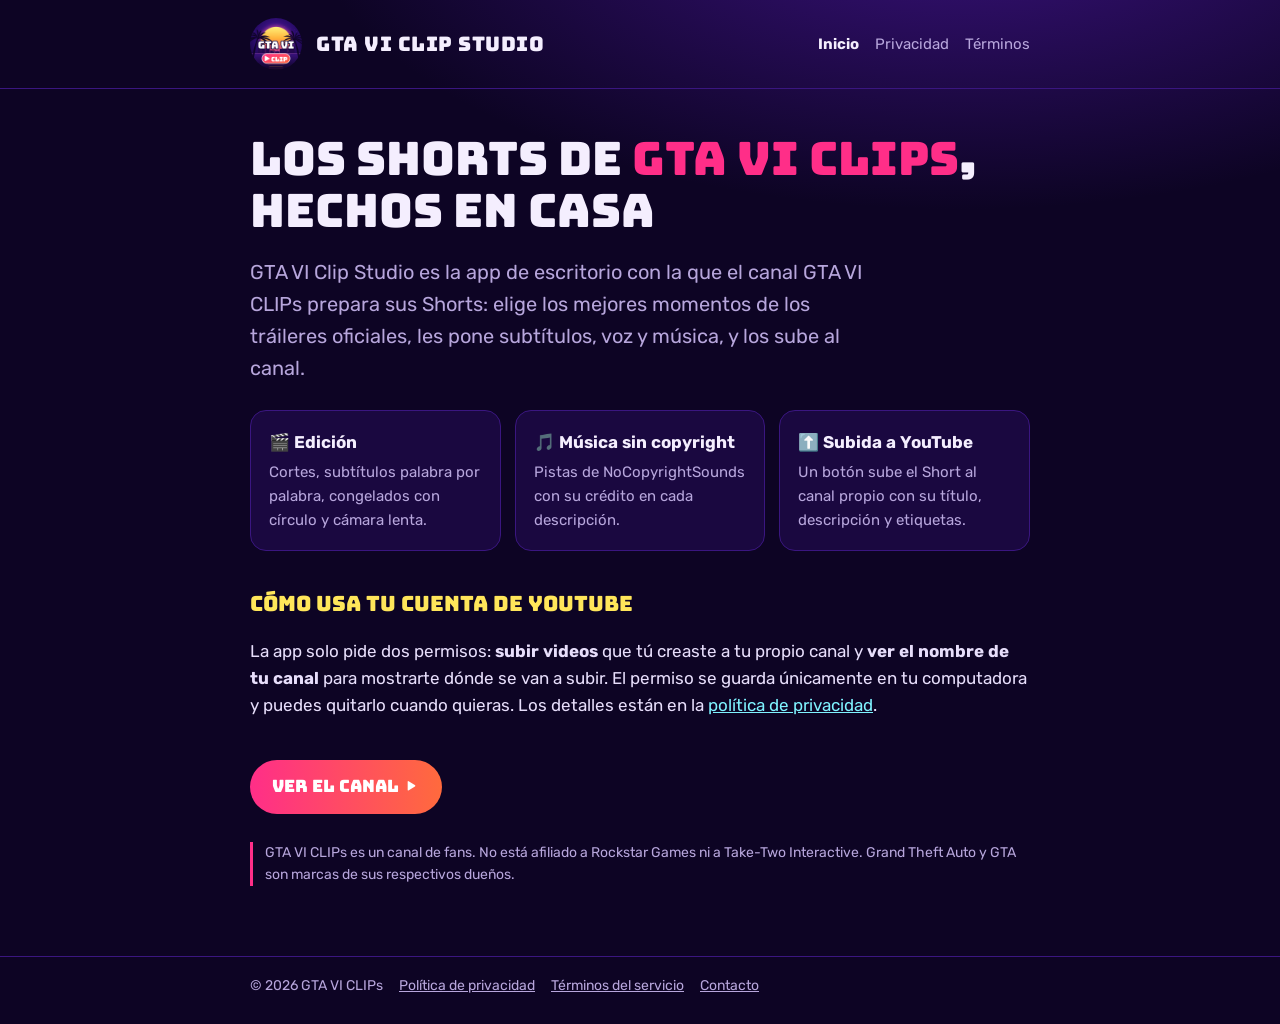
<file: index.html>
<!doctype html>
<html lang="es">
<head>
<meta charset="utf-8">
<meta name="viewport" content="width=device-width, initial-scale=1">
<title>GTA VI Clip Studio</title>
<meta name="description" content="GTA VI Clip Studio: la herramienta con la que el canal GTA VI CLIPs prepara y sube sus Shorts.">
<link rel="icon" href="favicon.png">
<link rel="preconnect" href="https://fonts.googleapis.com">
<link rel="preconnect" href="https://fonts.gstatic.com" crossorigin>
<link href="https://fonts.googleapis.com/css2?family=Bungee&family=Rubik:wght@400;700&display=swap" rel="stylesheet">
<link rel="stylesheet" href="estilo.css">
</head>
<body>
<header><div class="envoltura">
  <img src="logo.png" alt="Logo de GTA VI CLIPs">
  <a class="marca" href="./">GTA VI Clip Studio</a>
  <nav><a href="./" aria-current="page">Inicio</a><a href="privacidad.html">Privacidad</a><a href="terminos.html">Términos</a></nav>
</div></header>

<main><div class="envoltura">
  <h1>Los Shorts de <span class="rosa">GTA VI CLIPs</span>, hechos en casa</h1>
  <p class="lead">GTA VI Clip Studio es la app de escritorio con la que el canal GTA VI CLIPs prepara sus Shorts:
    elige los mejores momentos de los tráileres oficiales, les pone subtítulos, voz y música, y los sube al canal.</p>

  <div class="tarjetas">
    <div class="tarjeta"><b>🎬 Edición</b><p>Cortes, subtítulos palabra por palabra, congelados con círculo y cámara lenta.</p></div>
    <div class="tarjeta"><b>🎵 Música sin copyright</b><p>Pistas de NoCopyrightSounds con su crédito en cada descripción.</p></div>
    <div class="tarjeta"><b>⬆️ Subida a YouTube</b><p>Un botón sube el Short al canal propio con su título, descripción y etiquetas.</p></div>
  </div>

  <h2>Cómo usa tu cuenta de YouTube</h2>
  <p>La app solo pide dos permisos: <b>subir videos</b> que tú creaste a tu propio canal y <b>ver el nombre de tu canal</b>
    para mostrarte dónde se van a subir. El permiso se guarda únicamente en tu computadora y puedes quitarlo cuando
    quieras. Los detalles están en la <a href="privacidad.html">política de privacidad</a>.</p>

  <a class="boton" href="https://www.youtube.com/channel/UCesIux3YnGpZfC4HwPd-CIw" target="_blank" rel="noopener">Ver el canal ▶</a>

  <p class="aviso">GTA VI CLIPs es un canal de fans. No está afiliado a Rockstar Games ni a Take-Two Interactive.
    Grand Theft Auto y GTA son marcas de sus respectivos dueños.</p>
</div></main>

<footer><div class="envoltura">
  <span>© 2026 GTA VI CLIPs</span>
  <a href="privacidad.html">Política de privacidad</a>
  <a href="terminos.html">Términos del servicio</a>
  <a href="https://github.com/CrizSilvestre/gta-vi-clip/issues" target="_blank" rel="noopener">Contacto</a>
</div></footer>
</body>
</html>
</file>
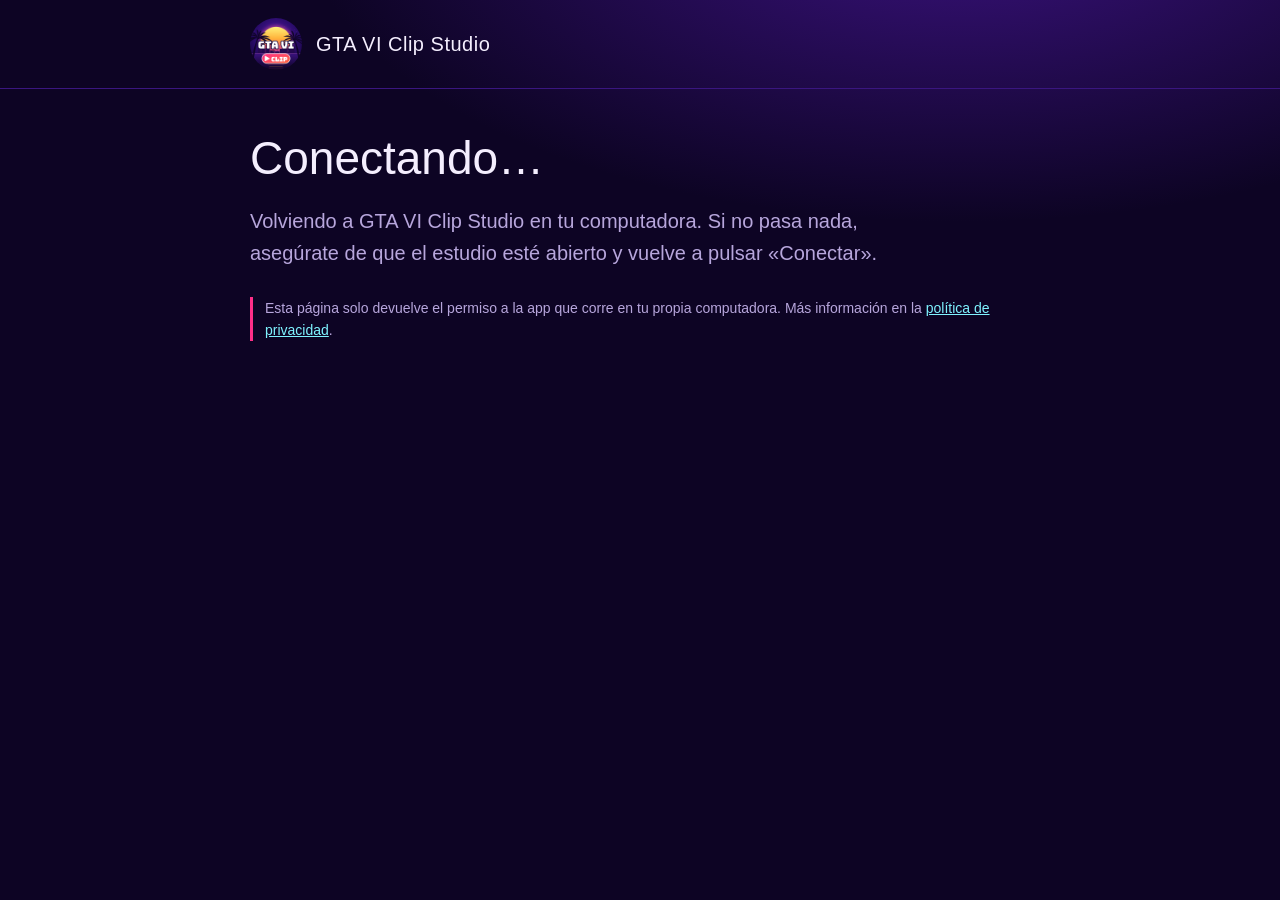
<file: conectar.html>
<!doctype html>
<html lang="es">
<head>
<meta charset="utf-8">
<meta name="viewport" content="width=device-width, initial-scale=1">
<meta name="robots" content="noindex">
<title>Conectando · GTA VI Clip Studio</title>
<link rel="icon" href="favicon.png">
<link rel="stylesheet" href="estilo.css">
<script>
  // Página puente: TikTok e Instagram exigen una dirección https para volver después de dar el permiso.
  // Esta página solo reenvía ese regreso al estudio que corre en la propia computadora del usuario.
  // No guarda ni envía nada a ningún otro sitio.
  (function () {
    var q = location.search || "";
    if (/[?&]state=(tt|ig)-/.test(q)) {
      location.replace("http://127.0.0.1:8765/oauth" + q);
    }
  })();
</script>
</head>
<body>
<header><div class="envoltura">
  <img src="logo.png" alt="Logo de GTA VI CLIPs">
  <a class="marca" href="./">GTA VI Clip Studio</a>
</div></header>
<main><div class="envoltura">
  <h1>Conectando…</h1>
  <p class="lead">Volviendo a GTA VI Clip Studio en tu computadora. Si no pasa nada, asegúrate de que el estudio
    esté abierto y vuelve a pulsar «Conectar».</p>
  <p class="aviso">Esta página solo devuelve el permiso a la app que corre en tu propia computadora. Más información
    en la <a href="privacidad.html">política de privacidad</a>.</p>
</div></main>
</body>
</html>
</file>
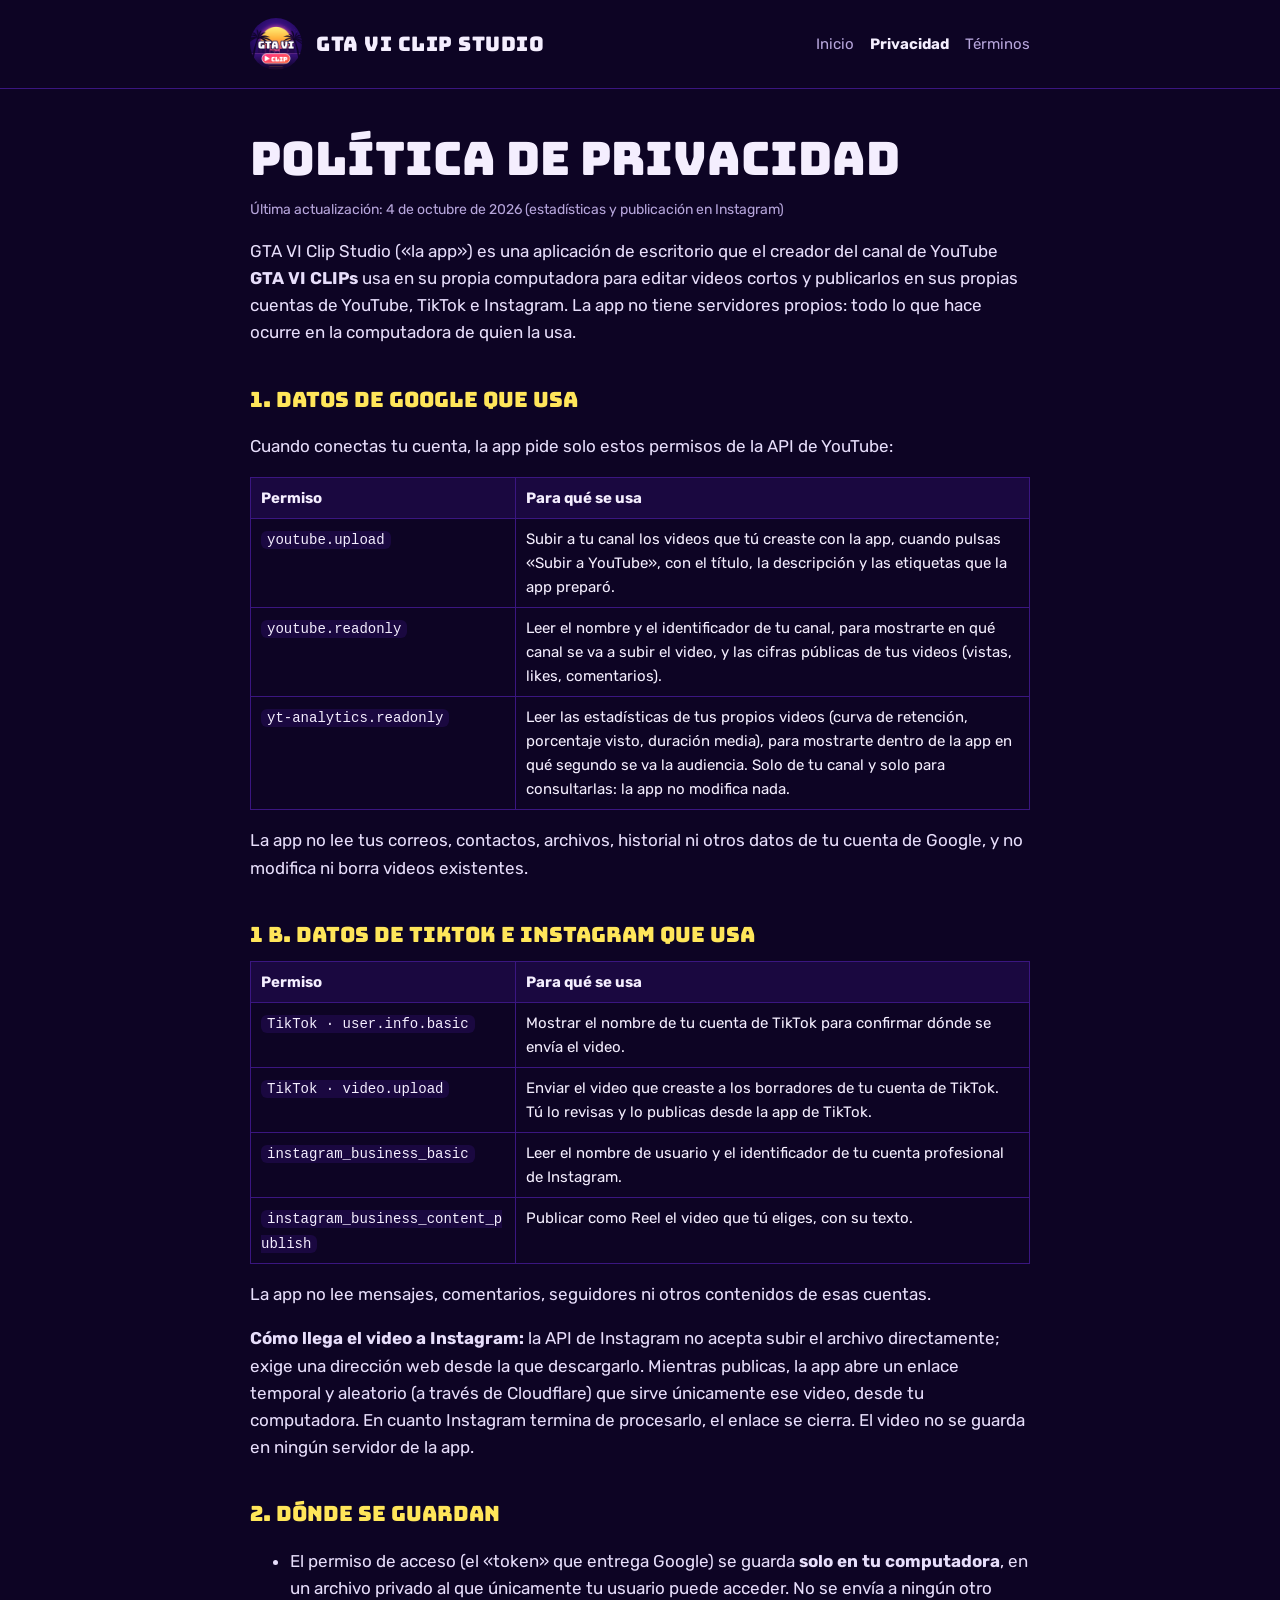
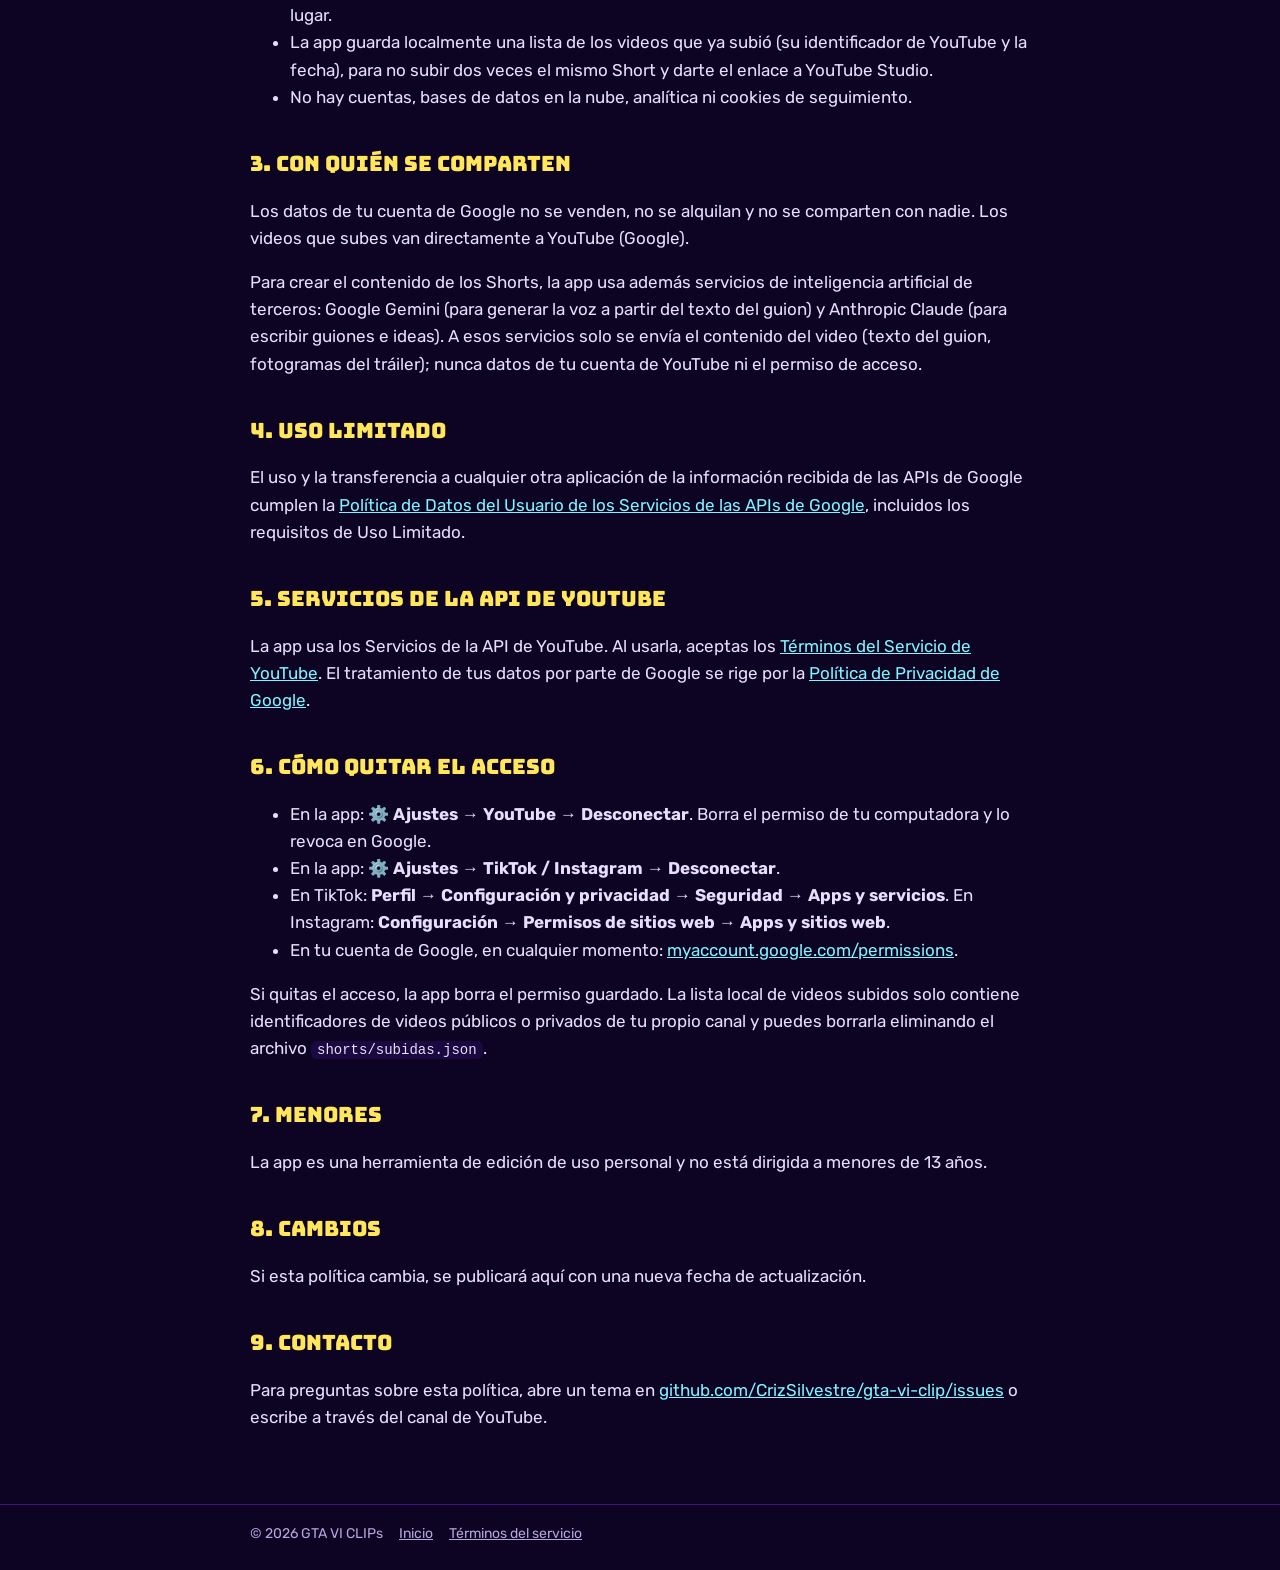
<file: privacidad.html>
<!doctype html>
<html lang="es">
<head>
<meta charset="utf-8">
<meta name="viewport" content="width=device-width, initial-scale=1">
<title>Privacidad · GTA VI Clip Studio</title>
<meta name="description" content="Política de privacidad de GTA VI Clip Studio: qué datos de Google, TikTok e Instagram usa, cómo se guardan y cómo revocar el acceso.">
<link rel="icon" href="favicon.png">
<link rel="preconnect" href="https://fonts.googleapis.com">
<link rel="preconnect" href="https://fonts.gstatic.com" crossorigin>
<link href="https://fonts.googleapis.com/css2?family=Bungee&family=Rubik:wght@400;700&display=swap" rel="stylesheet">
<link rel="stylesheet" href="estilo.css">
</head>
<body>
<header><div class="envoltura">
  <img src="logo.png" alt="Logo de GTA VI CLIPs">
  <a class="marca" href="./">GTA VI Clip Studio</a>
  <nav><a href="./">Inicio</a><a href="privacidad.html" aria-current="page">Privacidad</a><a href="terminos.html">Términos</a></nav>
</div></header>

<main><div class="envoltura">
  <h1>Política de privacidad</h1>
  <p class="fecha">Última actualización: 4 de octubre de 2026 (estadísticas y publicación en Instagram)</p>

  <p>GTA VI Clip Studio («la app») es una aplicación de escritorio que el creador del canal de YouTube
    <b>GTA VI CLIPs</b> usa en su propia computadora para editar videos cortos y publicarlos en sus propias cuentas de
    YouTube, TikTok e Instagram. La app no tiene
    servidores propios: todo lo que hace ocurre en la computadora de quien la usa.</p>

  <h2>1. Datos de Google que usa</h2>
  <p>Cuando conectas tu cuenta, la app pide solo estos permisos de la API de YouTube:</p>
  <table>
    <tr><th>Permiso</th><th>Para qué se usa</th></tr>
    <tr><td><code>youtube.upload</code></td><td>Subir a tu canal los videos que tú creaste con la app, cuando pulsas
      «Subir a YouTube», con el título, la descripción y las etiquetas que la app preparó.</td></tr>
    <tr><td><code>youtube.readonly</code></td><td>Leer el nombre y el identificador de tu canal, para mostrarte en qué
      canal se va a subir el video, y las cifras públicas de tus videos (vistas, likes, comentarios).</td></tr>
    <tr><td><code>yt-analytics.readonly</code></td><td>Leer las estadísticas de tus propios videos (curva de retención,
      porcentaje visto, duración media), para mostrarte dentro de la app en qué segundo se va la audiencia. Solo de tu
      canal y solo para consultarlas: la app no modifica nada.</td></tr>
  </table>
  <p>La app no lee tus correos, contactos, archivos, historial ni otros datos de tu cuenta de Google, y no
    modifica ni borra videos existentes.</p>

  <h2>1 b. Datos de TikTok e Instagram que usa</h2>
  <table>
    <tr><th>Permiso</th><th>Para qué se usa</th></tr>
    <tr><td><code>TikTok · user.info.basic</code></td><td>Mostrar el nombre de tu cuenta de TikTok para confirmar dónde
      se envía el video.</td></tr>
    <tr><td><code>TikTok · video.upload</code></td><td>Enviar el video que creaste a los borradores de tu cuenta de TikTok.
      Tú lo revisas y lo publicas desde la app de TikTok.</td></tr>
    <tr><td><code>instagram_business_basic</code></td><td>Leer el nombre de usuario y el identificador de tu cuenta
      profesional de Instagram.</td></tr>
    <tr><td><code>instagram_business_content_publish</code></td><td>Publicar como Reel el video que tú eliges, con su
      texto.</td></tr>
  </table>
  <p>La app no lee mensajes, comentarios, seguidores ni otros contenidos de esas cuentas.</p>
  <p><b>Cómo llega el video a Instagram:</b> la API de Instagram no acepta subir el archivo directamente; exige una
    dirección web desde la que descargarlo. Mientras publicas, la app abre un enlace temporal y aleatorio (a través de
    Cloudflare) que sirve únicamente ese video, desde tu computadora. En cuanto Instagram termina de procesarlo, el
    enlace se cierra. El video no se guarda en ningún servidor de la app.</p>

  <h2>2. Dónde se guardan</h2>
  <ul>
    <li>El permiso de acceso (el «token» que entrega Google) se guarda <b>solo en tu computadora</b>, en un archivo
      privado al que únicamente tu usuario puede acceder. No se envía a ningún otro lugar.</li>
    <li>La app guarda localmente una lista de los videos que ya subió (su identificador de YouTube y la fecha), para
      no subir dos veces el mismo Short y darte el enlace a YouTube Studio.</li>
    <li>No hay cuentas, bases de datos en la nube, analítica ni cookies de seguimiento.</li>
  </ul>

  <h2>3. Con quién se comparten</h2>
  <p>Los datos de tu cuenta de Google no se venden, no se alquilan y no se comparten con nadie. Los videos que subes
    van directamente a YouTube (Google).</p>
  <p>Para crear el contenido de los Shorts, la app usa además servicios de inteligencia artificial de terceros:
    Google Gemini (para generar la voz a partir del texto del guion) y Anthropic Claude (para escribir guiones e
    ideas). A esos servicios solo se envía el contenido del video (texto del guion, fotogramas del tráiler); nunca
    datos de tu cuenta de YouTube ni el permiso de acceso.</p>

  <h2>4. Uso limitado</h2>
  <p>El uso y la transferencia a cualquier otra aplicación de la información recibida de las APIs de Google cumplen
    la <a href="https://developers.google.com/terms/api-services-user-data-policy" target="_blank" rel="noopener">Política
    de Datos del Usuario de los Servicios de las APIs de Google</a>, incluidos los requisitos de Uso Limitado.</p>

  <h2>5. Servicios de la API de YouTube</h2>
  <p>La app usa los Servicios de la API de YouTube. Al usarla, aceptas los
    <a href="https://www.youtube.com/t/terms" target="_blank" rel="noopener">Términos del Servicio de YouTube</a>.
    El tratamiento de tus datos por parte de Google se rige por la
    <a href="https://policies.google.com/privacy" target="_blank" rel="noopener">Política de Privacidad de Google</a>.</p>

  <h2>6. Cómo quitar el acceso</h2>
  <ul>
    <li>En la app: <b>⚙️ Ajustes → YouTube → Desconectar</b>. Borra el permiso de tu computadora y lo revoca en Google.</li>
    <li>En la app: <b>⚙️ Ajustes → TikTok / Instagram → Desconectar</b>.</li>
    <li>En TikTok: <b>Perfil → Configuración y privacidad → Seguridad → Apps y servicios</b>. En Instagram:
      <b>Configuración → Permisos de sitios web → Apps y sitios web</b>.</li>
    <li>En tu cuenta de Google, en cualquier momento:
      <a href="https://myaccount.google.com/permissions" target="_blank" rel="noopener">myaccount.google.com/permissions</a>.</li>
  </ul>
  <p>Si quitas el acceso, la app borra el permiso guardado. La lista local de videos subidos solo contiene
    identificadores de videos públicos o privados de tu propio canal y puedes borrarla eliminando el archivo
    <code>shorts/subidas.json</code>.</p>

  <h2>7. Menores</h2>
  <p>La app es una herramienta de edición de uso personal y no está dirigida a menores de 13 años.</p>

  <h2>8. Cambios</h2>
  <p>Si esta política cambia, se publicará aquí con una nueva fecha de actualización.</p>

  <h2>9. Contacto</h2>
  <p>Para preguntas sobre esta política, abre un tema en
    <a href="https://github.com/CrizSilvestre/gta-vi-clip/issues" target="_blank" rel="noopener">github.com/CrizSilvestre/gta-vi-clip/issues</a>
    o escribe a través del canal de YouTube.</p>
</div></main>

<footer><div class="envoltura">
  <span>© 2026 GTA VI CLIPs</span>
  <a href="./">Inicio</a>
  <a href="terminos.html">Términos del servicio</a>
</div></footer>
</body>
</html>
</file>
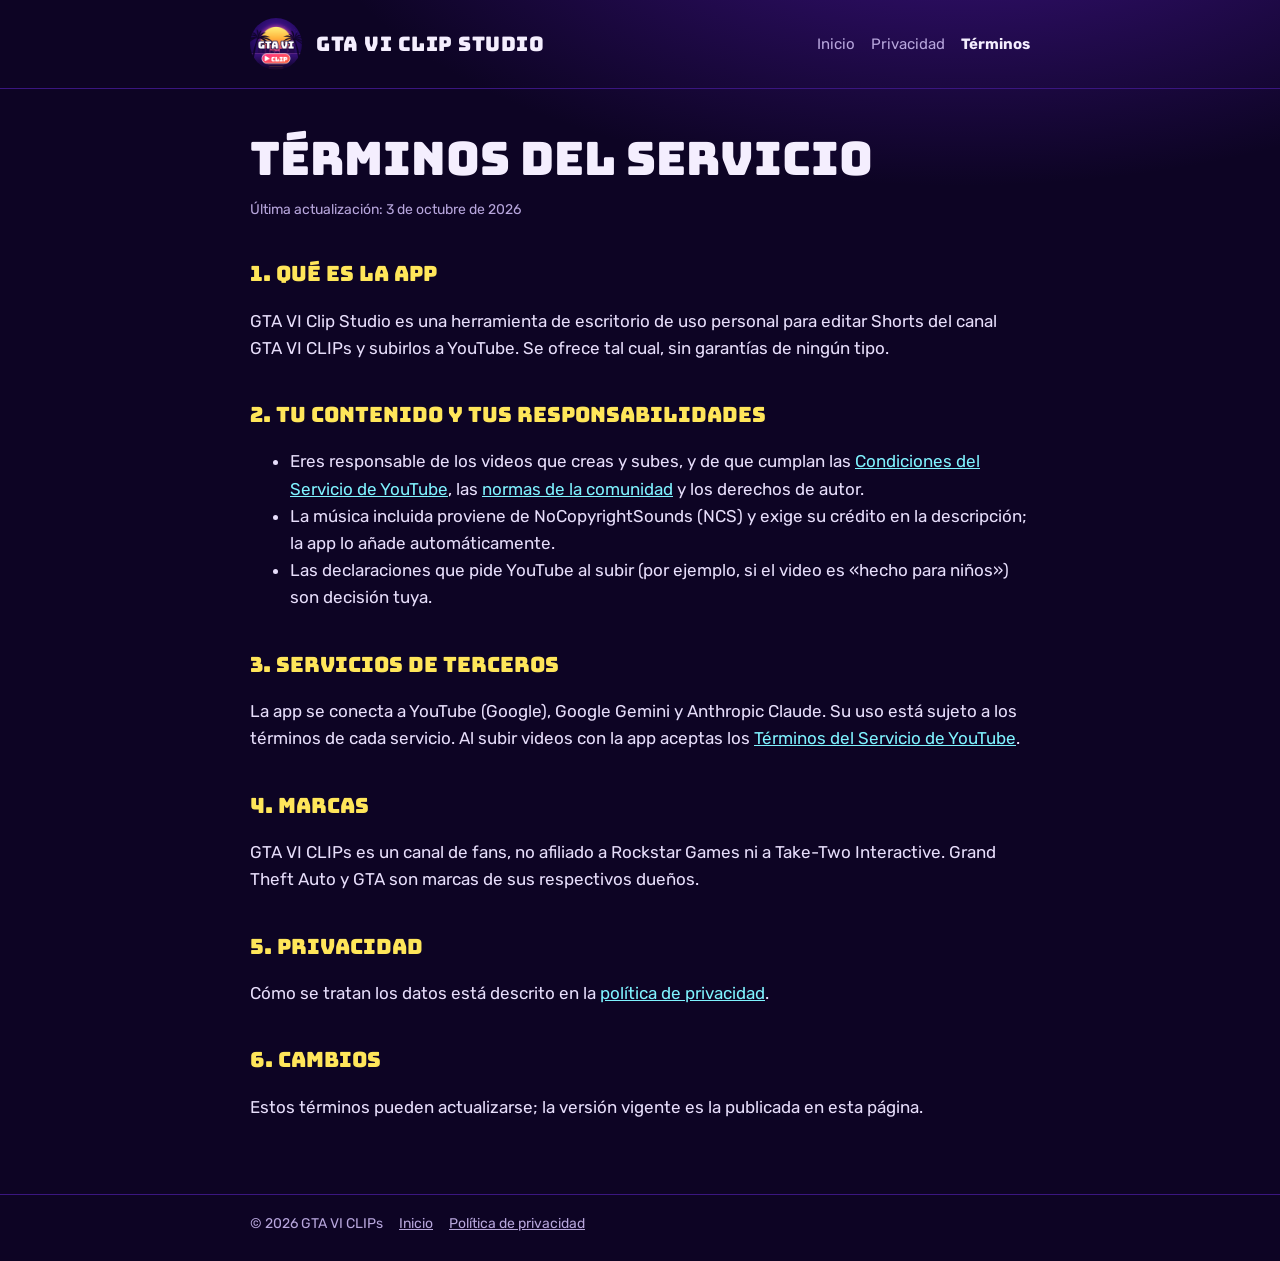
<file: terminos.html>
<!doctype html>
<html lang="es">
<head>
<meta charset="utf-8">
<meta name="viewport" content="width=device-width, initial-scale=1">
<title>Términos · GTA VI Clip Studio</title>
<meta name="description" content="Términos del servicio de GTA VI Clip Studio.">
<link rel="icon" href="favicon.png">
<link rel="preconnect" href="https://fonts.googleapis.com">
<link rel="preconnect" href="https://fonts.gstatic.com" crossorigin>
<link href="https://fonts.googleapis.com/css2?family=Bungee&family=Rubik:wght@400;700&display=swap" rel="stylesheet">
<link rel="stylesheet" href="estilo.css">
</head>
<body>
<header><div class="envoltura">
  <img src="logo.png" alt="Logo de GTA VI CLIPs">
  <a class="marca" href="./">GTA VI Clip Studio</a>
  <nav><a href="./">Inicio</a><a href="privacidad.html">Privacidad</a><a href="terminos.html" aria-current="page">Términos</a></nav>
</div></header>

<main><div class="envoltura">
  <h1>Términos del servicio</h1>
  <p class="fecha">Última actualización: 3 de octubre de 2026</p>

  <h2>1. Qué es la app</h2>
  <p>GTA VI Clip Studio es una herramienta de escritorio de uso personal para editar Shorts del canal GTA VI CLIPs y
    subirlos a YouTube. Se ofrece tal cual, sin garantías de ningún tipo.</p>

  <h2>2. Tu contenido y tus responsabilidades</h2>
  <ul>
    <li>Eres responsable de los videos que creas y subes, y de que cumplan las
      <a href="https://www.youtube.com/t/terms" target="_blank" rel="noopener">Condiciones del Servicio de YouTube</a>,
      las <a href="https://www.youtube.com/howyoutubeworks/policies/community-guidelines/" target="_blank" rel="noopener">normas
      de la comunidad</a> y los derechos de autor.</li>
    <li>La música incluida proviene de NoCopyrightSounds (NCS) y exige su crédito en la descripción; la app lo añade
      automáticamente.</li>
    <li>Las declaraciones que pide YouTube al subir (por ejemplo, si el video es «hecho para niños») son decisión tuya.</li>
  </ul>

  <h2>3. Servicios de terceros</h2>
  <p>La app se conecta a YouTube (Google), Google Gemini y Anthropic Claude. Su uso está sujeto a los términos de
    cada servicio. Al subir videos con la app aceptas los
    <a href="https://www.youtube.com/t/terms" target="_blank" rel="noopener">Términos del Servicio de YouTube</a>.</p>

  <h2>4. Marcas</h2>
  <p>GTA VI CLIPs es un canal de fans, no afiliado a Rockstar Games ni a Take-Two Interactive. Grand Theft Auto y GTA
    son marcas de sus respectivos dueños.</p>

  <h2>5. Privacidad</h2>
  <p>Cómo se tratan los datos está descrito en la <a href="privacidad.html">política de privacidad</a>.</p>

  <h2>6. Cambios</h2>
  <p>Estos términos pueden actualizarse; la versión vigente es la publicada en esta página.</p>
</div></main>

<footer><div class="envoltura">
  <span>© 2026 GTA VI CLIPs</span>
  <a href="./">Inicio</a>
  <a href="privacidad.html">Política de privacidad</a>
</div></footer>
</body>
</html>
</file>
<file: estilo.css>
:root{
  --fondo:#0d0424; --panel:#1a0840; --borde:#3a1680;
  --texto:#f4eefe; --suave:#b7a6dc; --rosa:#ff2e88; --amarillo:#ffe65a; --cian:#7ff3ff;
}
*{box-sizing:border-box}
html,body{margin:0}
body{
  background:radial-gradient(1100px 520px at 75% -10%, #3b1280 0%, transparent 60%), var(--fondo);
  color:var(--texto); font:17px/1.6 Rubik, -apple-system, BlinkMacSystemFont, "Helvetica Neue", sans-serif;
  min-height:100vh;
}
a{color:var(--cian)}
a:hover{color:var(--amarillo)}
.envoltura{max-width:820px;margin:0 auto;padding:0 20px}
header{border-bottom:1px solid var(--borde)}
header .envoltura{display:flex;align-items:center;gap:14px;padding-top:18px;padding-bottom:18px;flex-wrap:wrap}
header img{width:52px;height:52px;border-radius:50%}
header .marca{font-family:Bungee, sans-serif;font-size:20px;color:var(--texto);text-decoration:none;letter-spacing:.5px}
header nav{margin-left:auto;display:flex;gap:16px;flex-wrap:wrap;font-size:15px}
header nav a{color:var(--suave);text-decoration:none}
header nav a[aria-current]{color:var(--texto);font-weight:700}
main{padding:44px 0 56px}
h1{font-family:Bungee, sans-serif;font-weight:400;font-size:clamp(30px,6vw,46px);line-height:1.12;margin:0 0 14px}
h1 .rosa{color:var(--rosa)}
h2{font-family:Bungee, sans-serif;font-weight:400;font-size:21px;margin:36px 0 8px;color:var(--amarillo)}
p,li{color:#e7defb}
.lead{font-size:20px;color:var(--suave);max-width:640px}
.tarjetas{display:grid;grid-template-columns:repeat(auto-fit,minmax(220px,1fr));gap:14px;margin-top:26px}
.tarjeta{background:var(--panel);border:1px solid var(--borde);border-radius:16px;padding:18px}
.tarjeta b{display:block;margin-bottom:4px}
.tarjeta p{margin:0;color:var(--suave);font-size:15px}
.boton{display:inline-block;margin-top:24px;background:linear-gradient(90deg,var(--rosa),#ff6a3d);color:#fff;
  font-family:Bungee, sans-serif;text-decoration:none;padding:13px 22px;border-radius:999px}
.boton:hover{color:#fff;filter:brightness(1.08)}
.aviso{margin-top:28px;font-size:14px;color:var(--suave);border-left:3px solid var(--rosa);padding-left:12px}
.fecha{color:var(--suave);font-size:14px}
table{border-collapse:collapse;width:100%;margin:10px 0;font-size:15px}
td,th{border:1px solid var(--borde);padding:8px 10px;text-align:left;vertical-align:top}
th{background:var(--panel)}
code{background:var(--panel);padding:1px 6px;border-radius:6px;font-size:14px}
footer{border-top:1px solid var(--borde);font-size:14px;color:var(--suave)}
footer .envoltura{padding-top:18px;padding-bottom:26px;display:flex;gap:16px;flex-wrap:wrap}
footer a{color:var(--suave)}
table{table-layout:fixed}
td,th{overflow-wrap:anywhere}
td:first-child,th:first-child{width:34%}
body{overflow-x:hidden}
</file>
